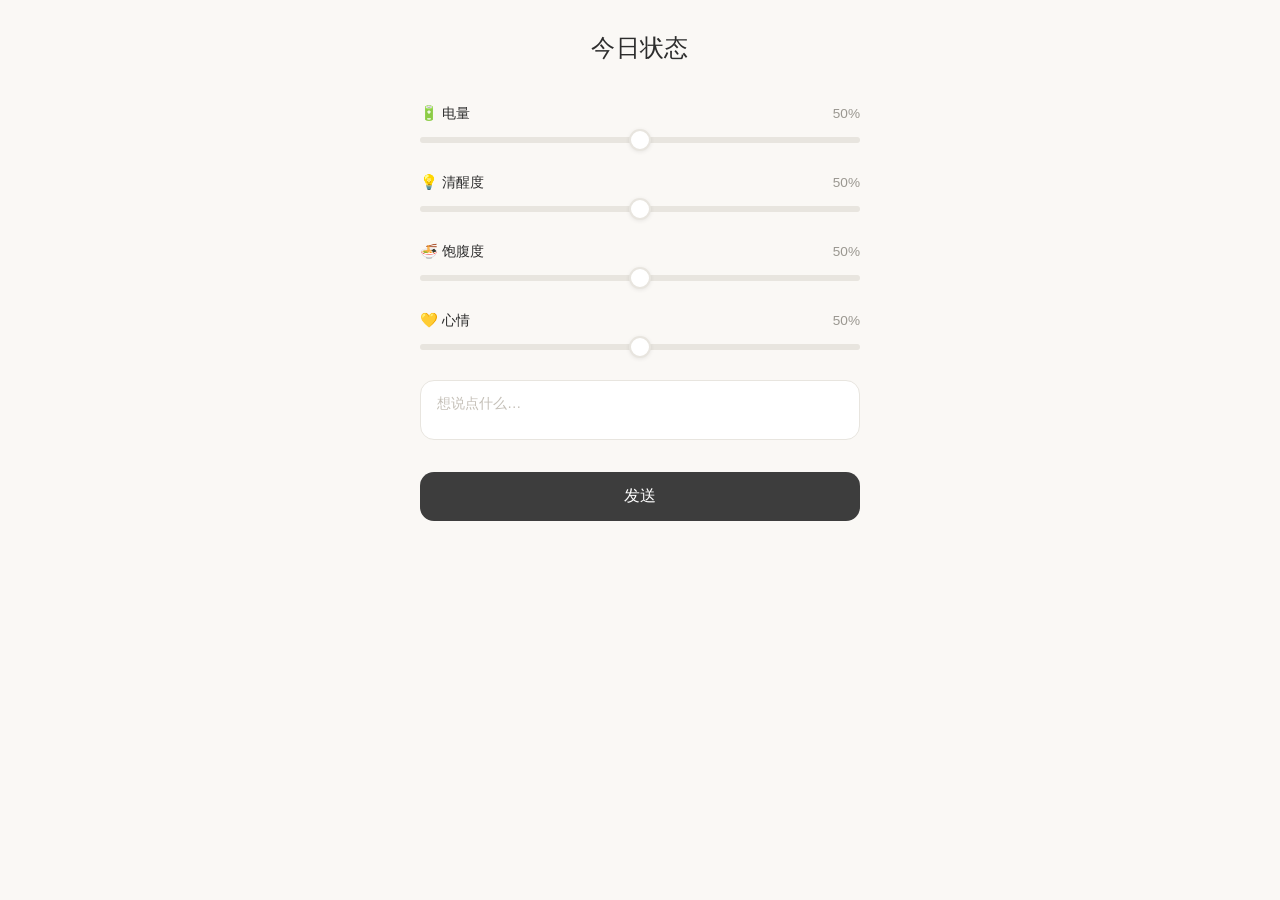
<file: templates/index.html>
<!DOCTYPE html>
<html lang="zh-CN">
<head>
    <meta charset="UTF-8">
    <meta name="viewport" content="width=device-width, initial-scale=1.0, viewport-fit=cover">
    <title>今日状态</title>
    <link rel="stylesheet" href="/static/style.css">
    <link rel="icon" href="data:image/svg+xml,<svg xmlns='http://www.w3.org/2000/svg' viewBox='0 0 100 100'><text y='.9em' font-size='90'>💛</text></svg>">
</head>
<body>
<div class="container">

    <header class="header">
        <h1>今日状态</h1>
    </header>

    <div class="slider-group">
        <label>
            <span>🔋 电量</span>
            <span class="slider-value">50%</span>
        </label>
        <input type="range" id="slider-battery" min="0" max="100" value="50" aria-label="电量">
    </div>

    <div class="slider-group">
        <label>
            <span>💡 清醒度</span>
            <span class="slider-value">50%</span>
        </label>
        <input type="range" id="slider-alertness" min="0" max="100" value="50" aria-label="清醒度">
    </div>

    <div class="slider-group">
        <label>
            <span>🍜 饱腹度</span>
            <span class="slider-value">50%</span>
        </label>
        <input type="range" id="slider-fullness" min="0" max="100" value="50" aria-label="饱腹度">
    </div>

    <div class="slider-group">
        <label>
            <span>💛 心情</span>
            <span class="slider-value">50%</span>
        </label>
        <input type="range" id="slider-mood" min="0" max="100" value="50" aria-label="心情">
    </div>

    <textarea
        class="message-input"
        rows="2"
        placeholder="想说点什么…"
        maxlength="500"
    ></textarea>

    <button class="btn-submit">发送</button>
    <p class="sent-time"></p>

</div>

<script src="/static/script.js"></script>
</body>
</html>
</file>
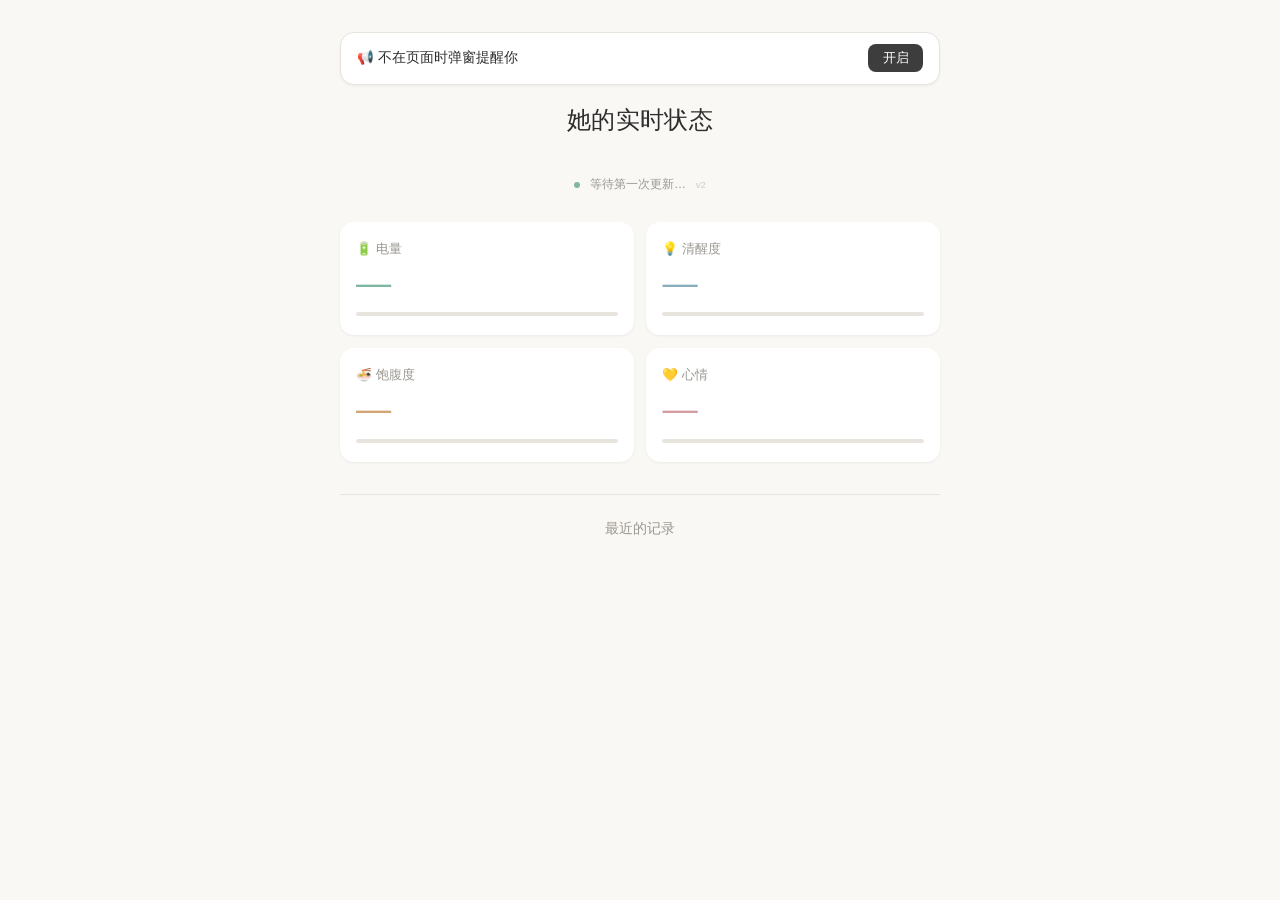
<file: templates/dashboard.html>
<!DOCTYPE html>
<html lang="zh-CN">
<head>
    <meta charset="UTF-8">
    <meta name="viewport" content="width=device-width, initial-scale=1.0, viewport-fit=cover">
    <title>她的状态</title>
    <link rel="stylesheet" href="/static/style.css">
    <link rel="icon" href="data:image/svg+xml,<svg xmlns='http://www.w3.org/2000/svg' viewBox='0 0 100 100'><text y='.9em' font-size='90'>💛</text></svg>">
</head>
<body>
<div class="dashboard-container">

    <!-- 新状态弹窗（页面内） -->
    <div class="inpage-alert" id="inpage-alert">
        <div class="inpage-alert-content">
            <div class="inpage-alert-title">她刚更新了状态 💛</div>
            <div class="inpage-alert-body" id="inpage-alert-body"></div>
        </div>
    </div>

    <!-- 通知权限提示条 -->
    <div class="notify-banner" id="notify-banner">
        <span>📢 不在页面时弹窗提醒你</span>
        <button class="notify-enable-btn" id="notify-enable-btn">开启</button>
    </div>

    <header class="header">
        <h1>她的实时状态</h1>
    </header>

    <div class="refresh-indicator">
        <span class="refresh-dot"></span>
        <span class="refresh-time">等待第一次更新…</span>
        <span style="font-size:0.6rem;color:#ccc;margin-left:0.4rem">v2</span>
    </div>

    <div class="cards">
        <div class="card card-battery">
            <div class="card-label">🔋 电量</div>
            <div class="card-value" id="val-battery">—</div>
            <div class="card-bar"><div class="card-bar-fill" id="bar-battery" style="width:0%"></div></div>
        </div>
        <div class="card card-alertness">
            <div class="card-label">💡 清醒度</div>
            <div class="card-value" id="val-alertness">—</div>
            <div class="card-bar"><div class="card-bar-fill" id="bar-alertness" style="width:0%"></div></div>
        </div>
        <div class="card card-fullness">
            <div class="card-label">🍜 饱腹度</div>
            <div class="card-value" id="val-fullness">—</div>
            <div class="card-bar"><div class="card-bar-fill" id="bar-fullness" style="width:0%"></div></div>
        </div>
        <div class="card card-mood">
            <div class="card-label">💛 心情</div>
            <div class="card-value" id="val-mood">—</div>
            <div class="card-bar"><div class="card-bar-fill" id="bar-mood" style="width:0%"></div></div>
        </div>
    </div>

    <div class="message-card" id="message-card" style="display:none">
        <div class="label">💬 她留了言</div>
        <div class="text" id="message-text"></div>
    </div>

    <div class="history-section">
        <h2>最近的记录</h2>
        <div id="history-list"></div>
        <button class="btn-more" id="btn-more" style="display:none">加载更多</button>
    </div>

</div>

<script src="/static/script.js"></script>
</body>
</html>
</file>
<file: static/style.css>
/* ===== Reset & Base ===== */
*, *::before, *::after { box-sizing: border-box; margin: 0; padding: 0; }

:root {
    --bg:       #faf8f5;
    --card-bg:  #ffffff;
    --text:     #2d2d2d;
    --muted:    #9a9790;
    --track:    #e8e5df;
    --battery:  #7eb8a0;
    --alert:    #8aaec0;
    --full:     #d4a574;
    --mood:     #d49ba0;
    --btn:      #3d3d3d;
    --success:  #7eb8a0;
    --radius:   14px;
    --shadow:   0 1px 3px rgba(0,0,0,.06);
}

html { font-size: 16px; }

body {
    font-family: -apple-system, BlinkMacSystemFont, "SF Pro Text",
                 "PingFang SC", "Noto Sans SC", "Helvetica Neue", sans-serif;
    background: var(--bg);
    color: var(--text);
    min-height: 100dvh;
    display: flex;
    justify-content: center;
    align-items: flex-start;
    padding: 2rem 1rem;
    -webkit-font-smoothing: antialiased;
}

/* ===== Container ===== */
.container {
    width: 100%;
    max-width: 440px;
}

/* ===== Header ===== */
.header {
    text-align: center;
    margin-bottom: 2.5rem;
}
.header h1 {
    font-size: 1.5rem;
    font-weight: 500;
    letter-spacing: 0.02em;
    color: var(--text);
}

/* ===== Slider Group ===== */
.slider-group {
    margin-bottom: 1.6rem;
}

.slider-group label {
    display: flex;
    justify-content: space-between;
    align-items: baseline;
    font-size: 0.9rem;
    font-weight: 500;
    color: var(--text);
    margin-bottom: 0.4rem;
}

.slider-group label .emoji {
    margin-right: 0.3rem;
}

.slider-value {
    font-variant-numeric: tabular-nums;
    font-weight: 400;
    font-size: 0.85rem;
    color: var(--muted);
}

/* ===== Custom Range Slider ===== */
input[type="range"] {
    -webkit-appearance: none;
    appearance: none;
    width: 100%;
    height: 6px;
    border-radius: 3px;
    background: var(--track);
    outline: none;
    cursor: pointer;
}

input[type="range"]::-webkit-slider-thumb {
    -webkit-appearance: none;
    appearance: none;
    width: 22px;
    height: 22px;
    border-radius: 50%;
    background: #fff;
    border: 2px solid var(--track);
    box-shadow: 0 1px 4px rgba(0,0,0,.08);
    transition: border-color .2s ease, transform .15s ease;
    cursor: grab;
}

input[type="range"]::-webkit-slider-thumb:active {
    cursor: grabbing;
    transform: scale(1.15);
}

/* Track fill per dimension */
#slider-battery:focus::-webkit-slider-thumb,
#slider-battery::-webkit-slider-thumb:hover { border-color: var(--battery); }
#slider-alertness:focus::-webkit-slider-thumb,
#slider-alertness::-webkit-slider-thumb:hover { border-color: var(--alert); }
#slider-fullness:focus::-webkit-slider-thumb,
#slider-fullness::-webkit-slider-thumb:hover { border-color: var(--full); }
#slider-mood:focus::-webkit-slider-thumb,
#slider-mood::-webkit-slider-thumb:hover { border-color: var(--mood); }

/* ===== Message Input ===== */
.message-input {
    width: 100%;
    padding: 0.8rem 1rem;
    font-size: 0.9rem;
    font-family: inherit;
    color: var(--text);
    background: var(--card-bg);
    border: 1px solid var(--track);
    border-radius: var(--radius);
    outline: none;
    resize: none;
    transition: border-color .2s ease;
    margin-bottom: 1.8rem;
}

.message-input::placeholder { color: #c5c0b8; }
.message-input:focus { border-color: #b0a89e; }

/* ===== Submit Button ===== */
.btn-submit {
    width: 100%;
    padding: 0.85rem 0;
    font-size: 1rem;
    font-family: inherit;
    font-weight: 500;
    color: #fff;
    background: var(--btn);
    border: none;
    border-radius: var(--radius);
    cursor: pointer;
    transition: transform .2s ease, box-shadow .2s ease, background .3s ease;
}

.btn-submit:hover {
    transform: scale(1.02);
    box-shadow: 0 4px 14px rgba(0,0,0,.1);
}

.btn-submit:active { transform: scale(.98); }

.btn-submit.success {
    background: var(--success);
}

/* ===== Sent Time ===== */
.sent-time {
    text-align: center;
    font-size: 0.8rem;
    color: var(--muted);
    margin-top: 0.8rem;
    opacity: 0;
    transition: opacity .3s ease;
}
.sent-time.visible { opacity: 1; }

/* ===== Toast ===== */
.toast {
    position: fixed;
    top: 1.5rem;
    left: 50%;
    transform: translateX(-50%);
    background: #3d3d3d;
    color: #fff;
    padding: 0.6rem 1.4rem;
    border-radius: 20px;
    font-size: 0.85rem;
    opacity: 0;
    pointer-events: none;
    transition: opacity .3s ease;
    z-index: 100;
}
.toast.show { opacity: 1; }

/* ===== Notification Banner ===== */
.notify-banner {
    display: flex;
    align-items: center;
    justify-content: space-between;
    gap: 0.8rem;
    background: var(--card-bg);
    border: 1px solid var(--track);
    border-radius: var(--radius);
    padding: 0.7rem 1rem;
    margin-bottom: 1.2rem;
    font-size: 0.85rem;
    color: var(--text);
    box-shadow: var(--shadow);
}
.notify-enable-btn {
    padding: 0.35rem 0.9rem;
    font-size: 0.8rem;
    font-family: inherit;
    color: #fff;
    background: var(--btn);
    border: none;
    border-radius: 8px;
    cursor: pointer;
    white-space: nowrap;
    transition: transform .15s ease;
}
.notify-enable-btn:hover { transform: scale(1.04); }
.notify-enable-btn:active { transform: scale(.96); }

/* ===== In-Page Alert ===== */
.inpage-alert {
    position: fixed;
    top: -120px;
    left: 50%;
    transform: translateX(-50%);
    z-index: 200;
    background: var(--card-bg);
    border-radius: var(--radius);
    padding: 1rem 1.5rem;
    box-shadow: 0 8px 30px rgba(0,0,0,0.12);
    text-align: center;
    transition: top 0.4s cubic-bezier(0.175, 0.885, 0.32, 1.275);
}
.inpage-alert.show { top: 1.2rem; }
.inpage-alert-title {
    font-size: 0.9rem;
    font-weight: 500;
    color: var(--text);
    margin-bottom: 0.3rem;
}
.inpage-alert-body {
    font-size: 0.85rem;
    color: var(--muted);
    line-height: 1.5;
}

/* ===== Dashboard ===== */
.dashboard-container {
    width: 100%;
    max-width: 600px;
}

.refresh-indicator {
    text-align: center;
    font-size: 0.75rem;
    color: var(--muted);
    margin-bottom: 1.8rem;
}

.refresh-dot {
    display: inline-block;
    width: 6px; height: 6px;
    border-radius: 50%;
    background: var(--success);
    margin-right: 0.4rem;
    animation: pulse-dot 2s ease-in-out infinite;
}

@keyframes pulse-dot {
    0%, 100% { opacity: .4; }
    50% { opacity: 1; }
}

/* ===== Status Cards ===== */
.cards {
    display: grid;
    grid-template-columns: 1fr 1fr;
    gap: 0.8rem;
    margin-bottom: 1.5rem;
}

.card {
    background: var(--card-bg);
    border-radius: var(--radius);
    padding: 1.2rem 1rem;
    box-shadow: var(--shadow);
    transition: transform .2s ease, box-shadow .2s ease;
}

.card:hover {
    transform: translateY(-1px);
    box-shadow: 0 4px 12px rgba(0,0,0,.06);
}

.card-label {
    font-size: 0.8rem;
    color: var(--muted);
    margin-bottom: 0.3rem;
}

.card-value {
    font-size: 2.2rem;
    font-weight: 500;
    font-variant-numeric: tabular-nums;
}

.card-bar {
    height: 4px;
    border-radius: 2px;
    background: var(--track);
    margin-top: 0.6rem;
    overflow: hidden;
}

.card-bar-fill {
    height: 100%;
    border-radius: 2px;
    transition: width .6s ease;
}

/* Card color accents */
.card-battery .card-value { color: var(--battery); }
.card-battery .card-bar-fill { background: var(--battery); }
.card-alertness .card-value { color: var(--alert); }
.card-alertness .card-bar-fill { background: var(--alert); }
.card-fullness .card-value { color: var(--full); }
.card-fullness .card-bar-fill { background: var(--full); }
.card-mood .card-value { color: var(--mood); }
.card-mood .card-bar-fill { background: var(--mood); }

/* ===== Message Card ===== */
.message-card {
    background: var(--card-bg);
    border-radius: var(--radius);
    padding: 1.1rem 1.2rem;
    box-shadow: var(--shadow);
    margin-bottom: 2rem;
}
.message-card .label {
    font-size: 0.8rem;
    color: var(--muted);
    margin-bottom: 0.4rem;
}
.message-card .text {
    font-size: 0.95rem;
    line-height: 1.6;
    color: var(--text);
}

/* ===== History Section ===== */
.history-section {
    margin-top: 2rem;
    border-top: 1px solid var(--track);
    padding-top: 1.5rem;
}

.history-section h2 {
    font-size: 0.9rem;
    font-weight: 500;
    color: var(--muted);
    margin-bottom: 1rem;
    text-align: center;
}

.history-item {
    background: var(--card-bg);
    border-radius: var(--radius);
    padding: 0.9rem 1rem;
    box-shadow: var(--shadow);
    margin-bottom: 0.6rem;
    display: flex;
    align-items: center;
    gap: 0.6rem;
    animation: fadeInUp .3s ease;
}

@keyframes fadeInUp {
    from { opacity: 0; transform: translateY(8px); }
    to   { opacity: 1; transform: translateY(0); }
}

.history-time {
    font-size: 0.78rem;
    color: var(--muted);
    white-space: nowrap;
    min-width: 2.6rem;
}

.history-bars {
    display: flex;
    gap: 0.2rem;
    flex: 1;
    align-items: center;
}

.history-bar {
    height: 4px;
    border-radius: 2px;
    background: var(--track);
    flex: 1;
    overflow: hidden;
}

.history-bar-inner {
    height: 100%;
    border-radius: 2px;
    width: 0%;
    transition: width .4s ease;
}

.history-bar.battery .history-bar-inner { background: var(--battery); }
.history-bar.alertness .history-bar-inner { background: var(--alert); }
.history-bar.fullness .history-bar-inner { background: var(--full); }
.history-bar.mood .history-bar-inner { background: var(--mood); }

.history-msg {
    font-size: 0.78rem;
    color: var(--muted);
    max-width: 160px;
    overflow: hidden;
    text-overflow: ellipsis;
    white-space: nowrap;
    text-align: right;
}

/* ===== Load More ===== */
.btn-more {
    display: block;
    width: 100%;
    padding: 0.7rem 0;
    margin-top: 0.5rem;
    font-size: 0.85rem;
    font-family: inherit;
    color: var(--muted);
    background: transparent;
    border: 1px solid var(--track);
    border-radius: var(--radius);
    cursor: pointer;
    transition: all .2s ease;
}
.btn-more:hover {
    color: var(--text);
    border-color: #b0a89e;
}

/* ===== Empty State ===== */
.empty-state {
    text-align: center;
    padding: 3rem 1rem;
    color: var(--muted);
    font-size: 0.9rem;
}

/* ===== Responsive ===== */
@media (max-width: 480px) {
    .cards { grid-template-columns: 1fr 1fr; gap: 0.5rem; }
    .card { padding: 1rem 0.8rem; }
    .card-value { font-size: 1.8rem; }
    body { padding: 1.2rem 0.8rem; }
}
</file>
